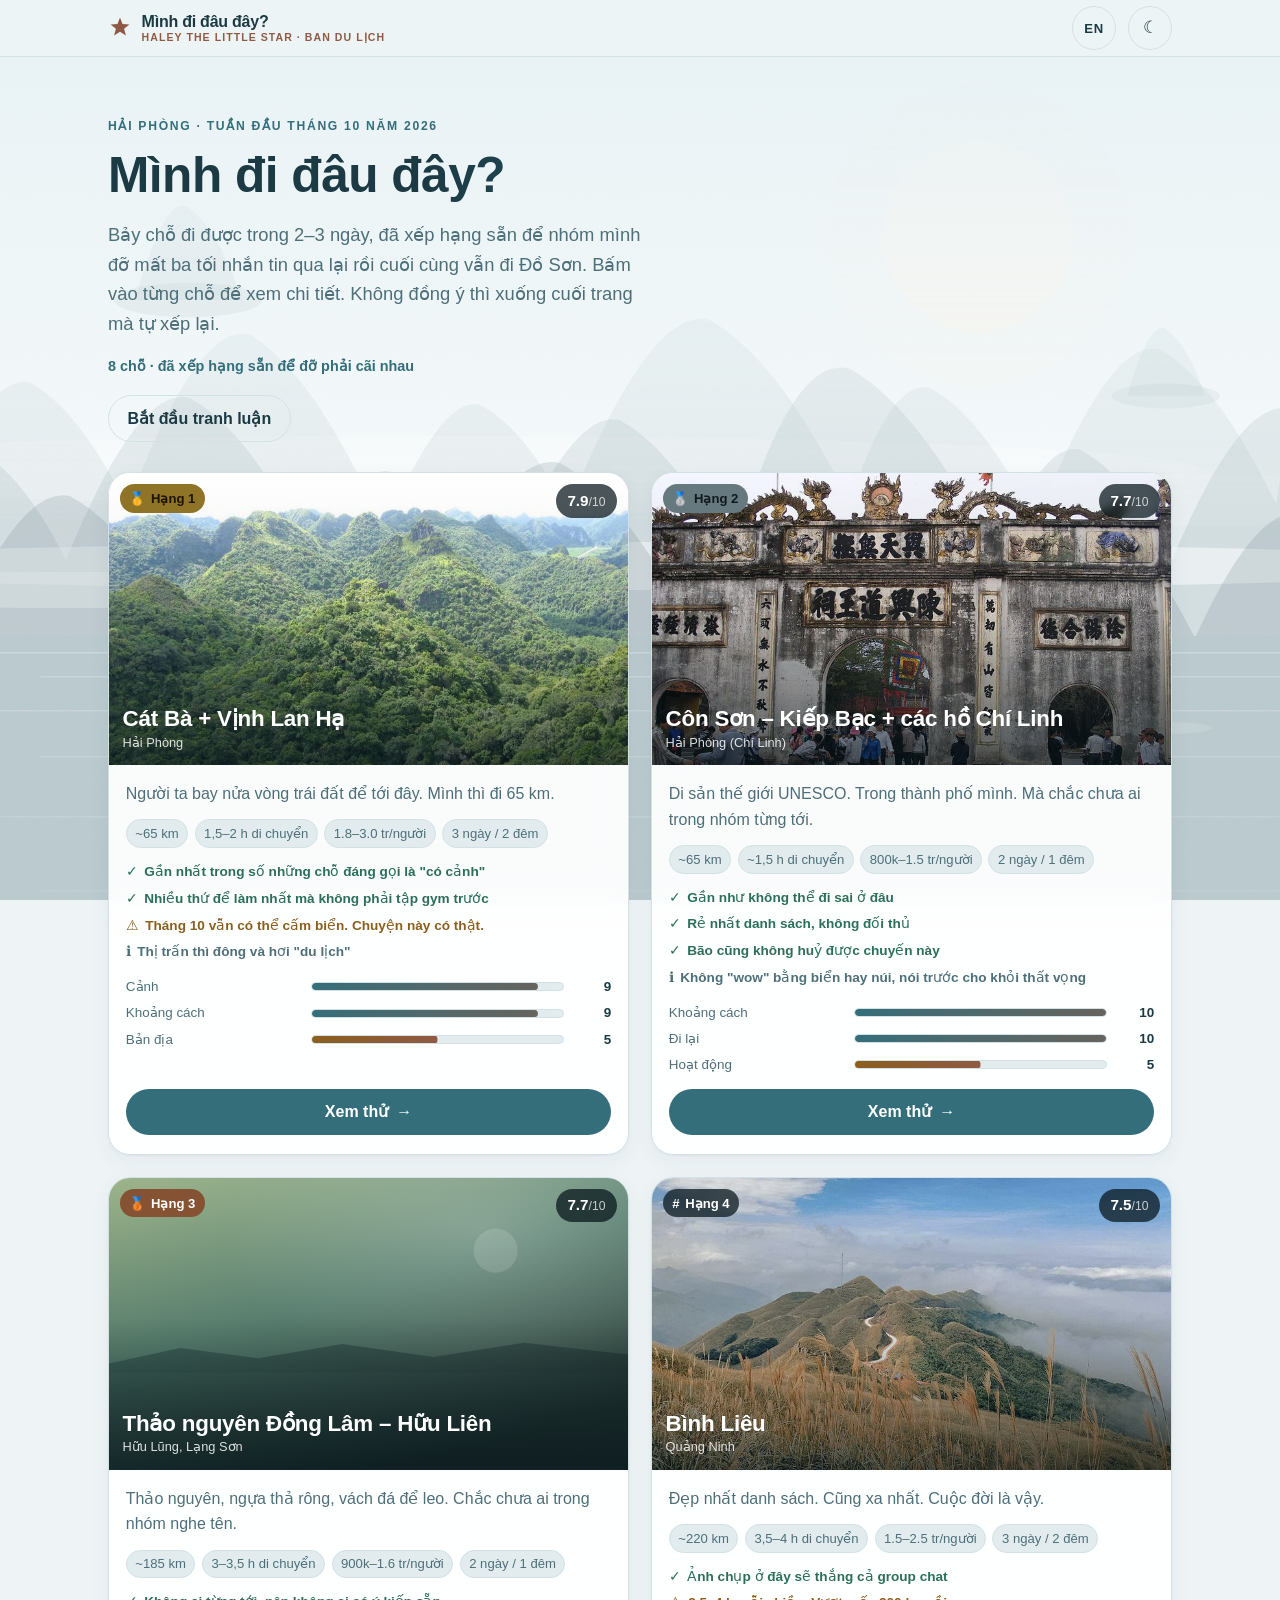
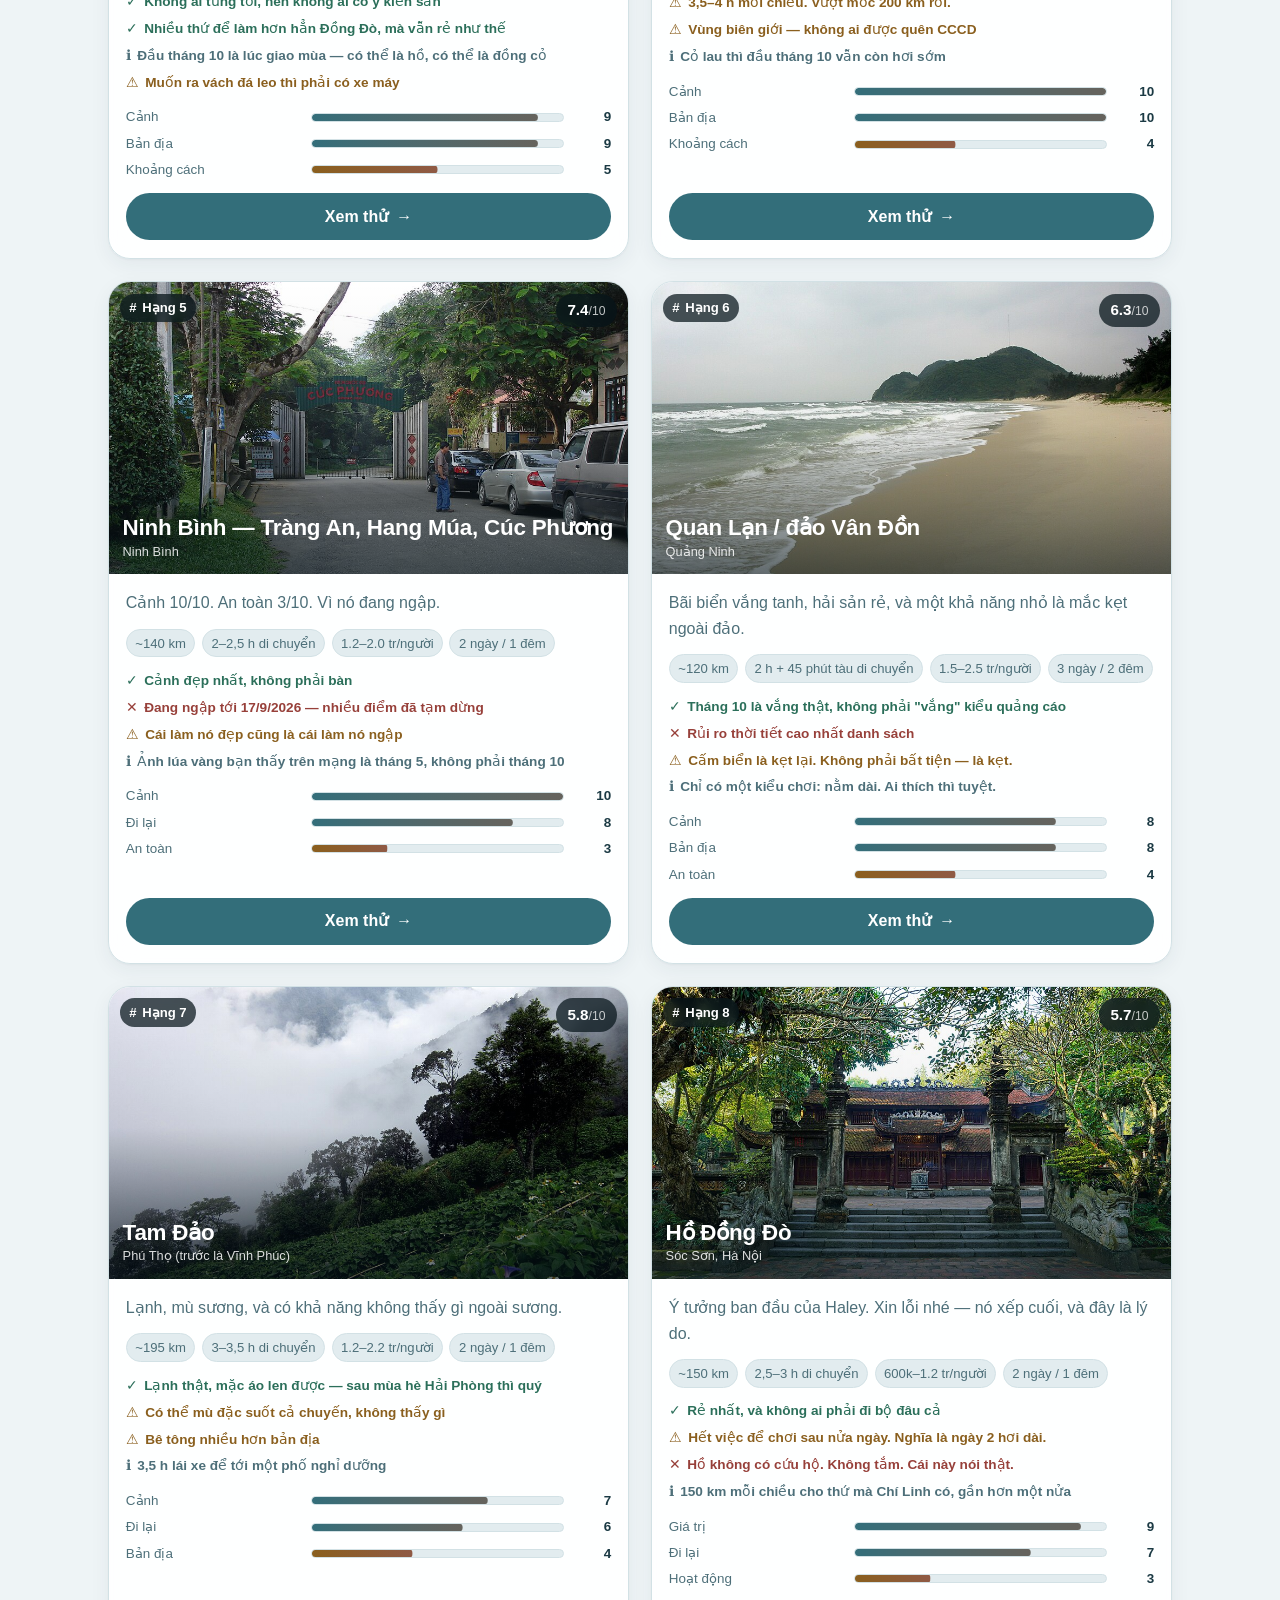
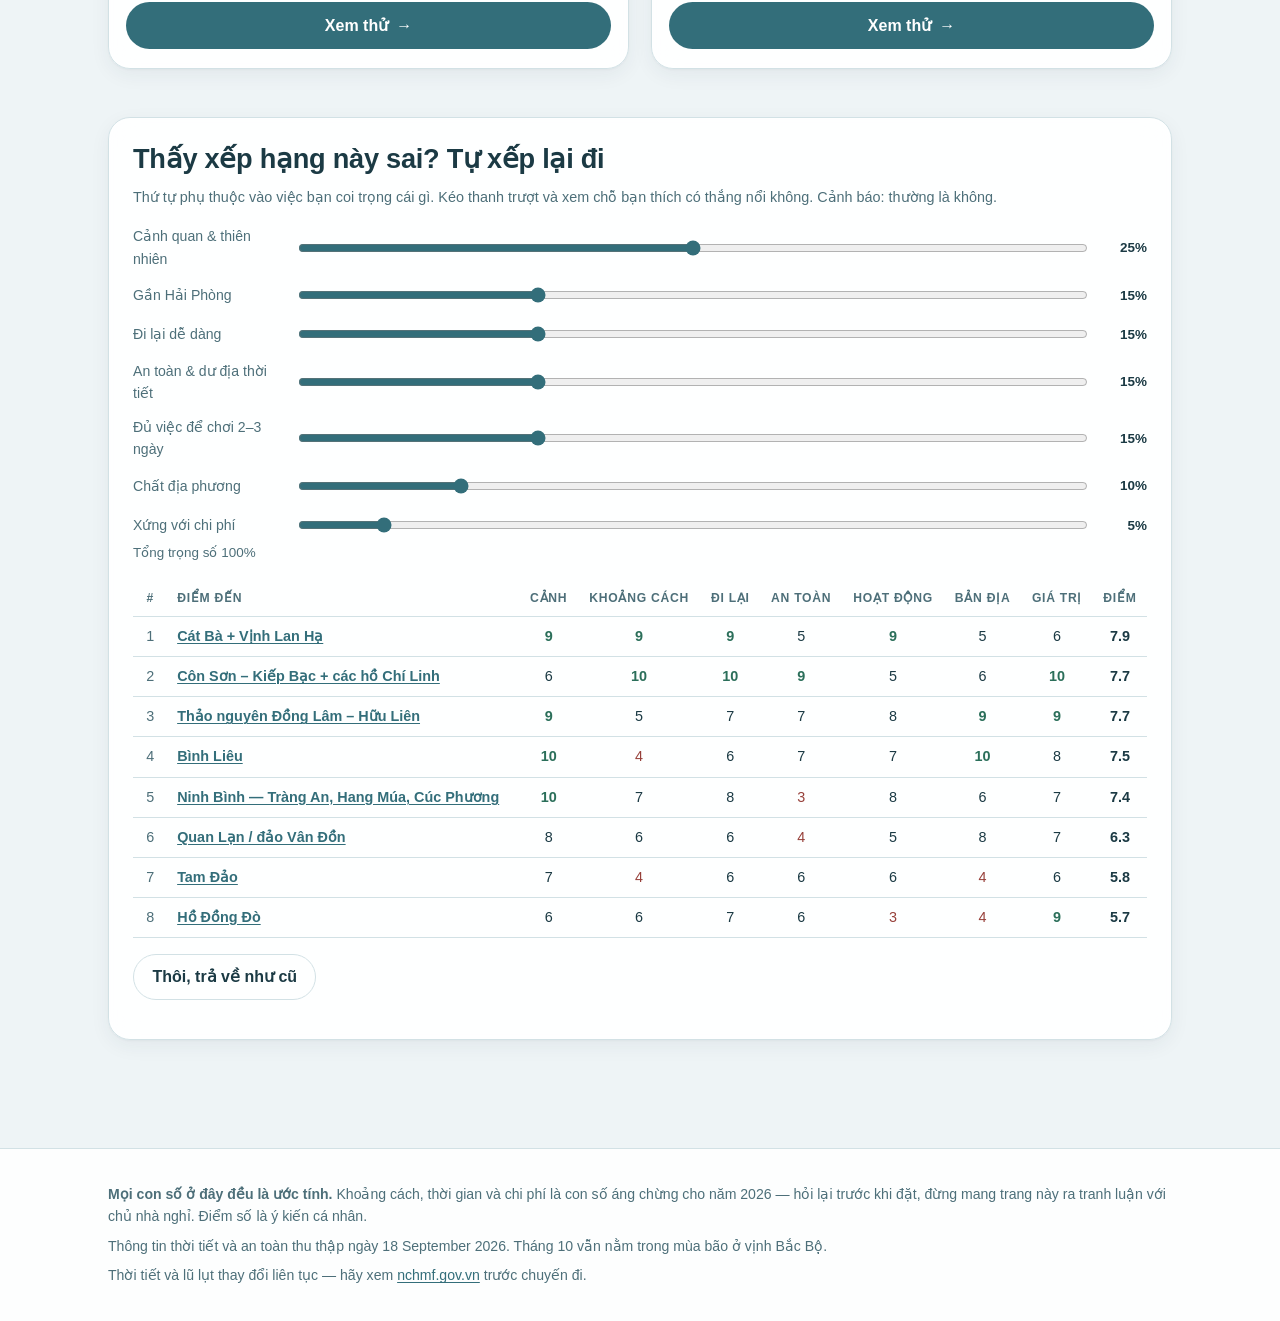
<file: index.html>
<!doctype html>
<html lang="vi" data-theme="light">
<head>
<meta charset="utf-8">
<title>Mình đi đâu đây? · Hải Phòng, tháng 10 năm 2026</title>
<meta name="viewport" content="width=device-width, initial-scale=1, viewport-fit=cover">
<meta name="description" content="Các điểm đến cho chuyến đi nhóm 2–3 ngày từ Hải Phòng vào tuần đầu tháng 10 năm 2026, xếp hạng theo điểm gợi ý minh bạch.">
<meta name="color-scheme" content="light dark">
<meta name="theme-color" content="#eef4f6" media="(prefers-color-scheme: light)">
<meta name="theme-color" content="#0b1a22" media="(prefers-color-scheme: dark)">
<meta property="og:title" content="Mình đi đâu đây?">
<meta property="og:description" content="Tám điểm đến trong tầm đi được từ Hải Phòng, đã xếp hạng và giải thích. Tuần đầu tháng 10 năm 2026.">
<meta property="og:type" content="website">
<meta property="og:locale" content="vi_VN">
<link rel="icon" href="assets/favicon.svg" type="image/svg+xml">

<!-- Theme and language applied before first paint, so there is no flash of the
     wrong palette or a flash of English. -->
<script>
(function () {
  var d = document.documentElement;
  try {
    var savedTheme = localStorage.getItem('trip.theme');
    var dark = savedTheme ? savedTheme === 'dark'
      : window.matchMedia && window.matchMedia('(prefers-color-scheme: dark)').matches;
    d.setAttribute('data-theme', dark ? 'dark' : 'light');

    var savedLang = localStorage.getItem('trip.lang');
    if (savedLang === 'vi' || savedLang === 'en') d.setAttribute('lang', savedLang);
  } catch (e) { /* private mode: fall through to the markup defaults */ }
})();
</script>

<link rel="stylesheet" href="assets/css/styles.css">
</head>

<body>
<a class="skip" href="#main" data-i18n="skipToContent">Bỏ qua, tới nội dung</a>

<header class="topbar">
  <div class="wrap topbar__inner">
    <a class="topbar__brand" href="index.html">
      <span class="topbar__star" aria-hidden="true">
        <svg viewBox="0 0 24 24" fill="currentColor">
          <path d="M12 1.6l2.5 6.4 6.9.4-5.3 4.4 1.8 6.7L12 15.8l-5.9 3.7 1.8-6.7L2.6 8.4l6.9-.4z"/>
        </svg>
      </span>
      <span class="topbar__names">
        <span class="topbar__title" data-site-title>Mình đi đâu đây?</span>
        <span class="topbar__byline" data-brand-byline>Haley the Little Star · Ban Du Lịch</span>
      </span>
    </a>
    <button class="iconbtn iconbtn--text" type="button" data-lang-toggle aria-label="Đổi ngôn ngữ">
      <span data-lang-label aria-hidden="true">EN</span>
    </button>
    <button class="iconbtn" type="button" data-theme-toggle aria-label="Đổi nền sáng tối">
      <span data-theme-icon aria-hidden="true">☾</span>
    </button>
  </div>
</header>

<main id="main">
  <section class="hero wrap">
    <p class="hero__eyebrow" data-hero-eyebrow></p>
    <h1 class="hero__title" data-hero-title></h1>
    <p class="hero__sub" data-hero-sub></p>
    <p class="hero__count" data-hero-count></p>
    <div class="hero__actions">
      <a class="btn btn--ghost" href="#compare" data-i18n="compareAll">Bắt đầu tranh luận</a>
    </div>
  </section>

  <section class="wrap">
    <h2 class="sr-only" data-i18n="destination">Điểm đến</h2>
    <div class="cards" data-cards>
      <p class="loading" data-i18n="loading">Đang tải…</p>
    </div>
  </section>

  <section class="wrap compare" id="compare" data-compare></section>
</main>

<footer class="footer">
  <div class="wrap">
    <p data-footer-estimates></p>
    <p data-footer-asof></p>
    <p data-footer-source></p>
  </div>
</footer>

<script src="config.js"></script>
<script src="locations/registry.js"></script>
<script src="assets/js/i18n.js"></script>
<script src="assets/js/util.js"></script>
<script src="assets/js/score.js"></script>
<script src="assets/js/motif.js"></script>
<script src="assets/js/backdrop.js"></script>
<script src="assets/js/render.js"></script>
<script src="assets/js/motion.js"></script>
<script src="assets/js/home.js"></script>
</body>
</html>
</file>
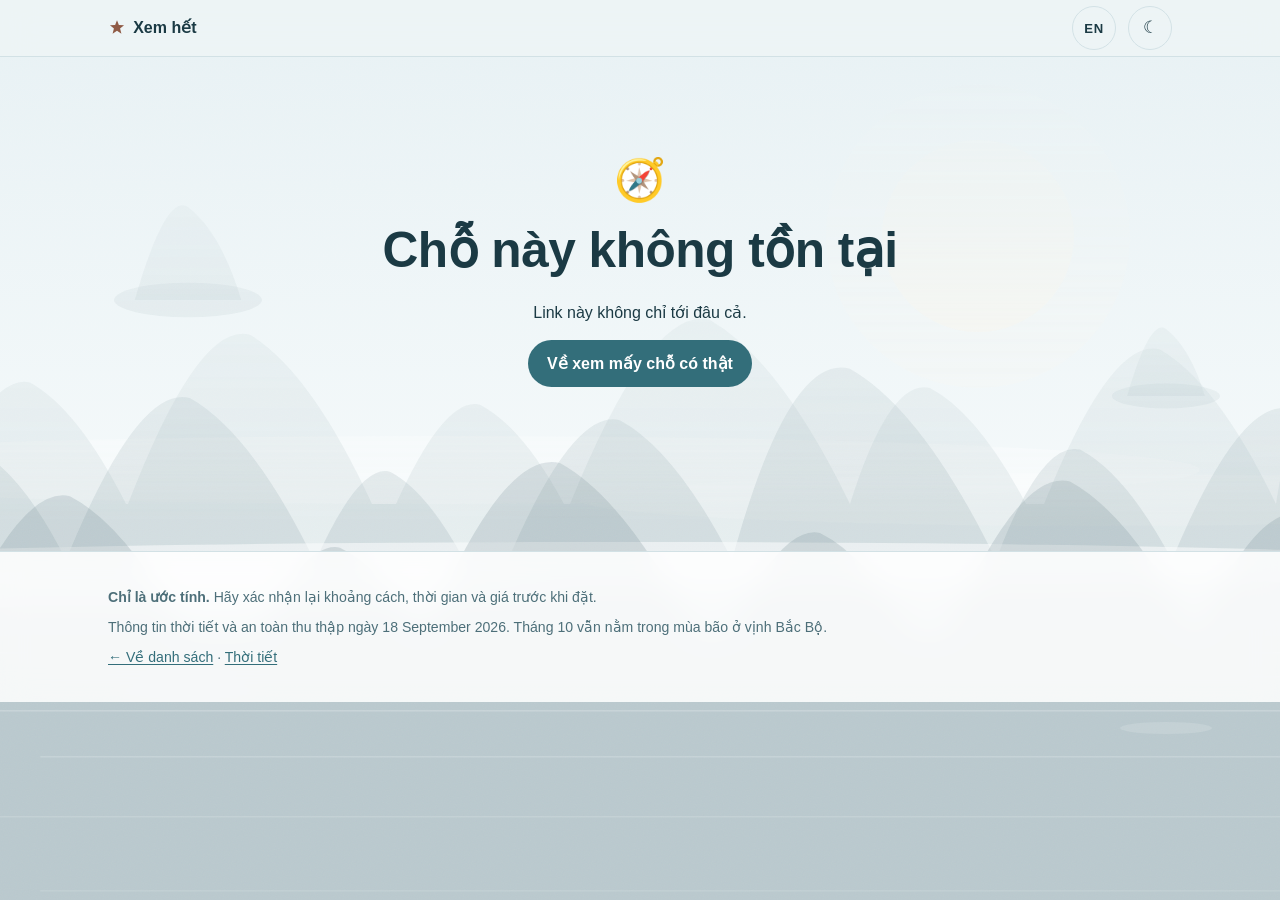
<file: option.html>
<!doctype html>
<html lang="vi" data-theme="light">
<head>
<meta charset="utf-8">
<title>Điểm đến · Hải Phòng, tháng 10 năm 2026</title>
<meta name="viewport" content="width=device-width, initial-scale=1, viewport-fit=cover">
<meta name="description" content="Chi tiết một điểm đến cho chuyến đi nhóm tháng 10 năm 2026 từ Hải Phòng.">
<meta name="color-scheme" content="light dark">
<meta name="theme-color" content="#eef4f6" media="(prefers-color-scheme: light)">
<meta name="theme-color" content="#0b1a22" media="(prefers-color-scheme: dark)">
<meta property="og:title" content="Mình đi đâu đây?">
<meta property="og:type" content="article">
<meta property="og:locale" content="vi_VN">
<link rel="icon" href="assets/favicon.svg" type="image/svg+xml">

<script>
(function () {
  var d = document.documentElement;
  try {
    var savedTheme = localStorage.getItem('trip.theme');
    var dark = savedTheme ? savedTheme === 'dark'
      : window.matchMedia && window.matchMedia('(prefers-color-scheme: dark)').matches;
    d.setAttribute('data-theme', dark ? 'dark' : 'light');

    var savedLang = localStorage.getItem('trip.lang');
    if (savedLang === 'vi' || savedLang === 'en') d.setAttribute('lang', savedLang);
  } catch (e) {}
})();
</script>

<link rel="stylesheet" href="assets/css/styles.css">
</head>

<body>
<a class="skip" href="#main" data-i18n="skipToContent">Bỏ qua, tới nội dung</a>

<header class="topbar topbar--detail">
  <div class="wrap topbar__inner">
    <a class="topbar__back" href="index.html">
      <span class="topbar__star topbar__star--sm" aria-hidden="true">
        <svg viewBox="0 0 24 24" fill="currentColor">
          <path d="M12 1.6l2.5 6.4 6.9.4-5.3 4.4 1.8 6.7L12 15.8l-5.9 3.7 1.8-6.7L2.6 8.4l6.9-.4z"/>
        </svg>
      </span>
      <span data-i18n="allOptions">Xem hết</span>
    </a>
    <span class="topbar__now" data-detail-crumb></span>
    <button class="iconbtn iconbtn--text" type="button" data-lang-toggle aria-label="Đổi ngôn ngữ">
      <span data-lang-label aria-hidden="true">EN</span>
    </button>
    <button class="iconbtn" type="button" data-theme-toggle aria-label="Đổi nền sáng tối">
      <span data-theme-icon aria-hidden="true">☾</span>
    </button>
  </div>
</header>

<main id="main" data-detail>
  <p class="loading wrap" data-i18n="loading">Đang tải…</p>
</main>

<footer class="footer">
  <div class="wrap">
    <p data-footer-estimates></p>
    <p data-footer-asof></p>
    <p>
      <a href="index.html" data-i18n="backToAll">← Về danh sách</a> ·
      <a href="https://nchmf.gov.vn" rel="noopener" data-i18n="weatherWord">Thời tiết</a>
    </p>
  </div>
</footer>

<script src="config.js"></script>
<script src="locations/registry.js"></script>
<script src="assets/js/i18n.js"></script>
<script src="assets/js/util.js"></script>
<script src="assets/js/score.js"></script>
<script src="assets/js/motif.js"></script>
<script src="assets/js/backdrop.js"></script>
<script src="assets/js/render.js"></script>
<script src="assets/js/motion.js"></script>
<script src="assets/js/option.js"></script>
</body>
</html>
</file>
<file: assets/css/styles.css>
/* ==========================================================================
   Where are we going? — one stylesheet, no build step.
   Tokens -> reset -> primitives -> components -> motion -> responsive.
   ========================================================================== */

/* --- Tokens -------------------------------------------------------------- */
/* Palette: still water at first light. Cool, low-saturation, quiet.
   Everything is desaturated on purpose — the previous sunset palette was
   pretty but loud, and a page the group will read on a phone at night should
   feel calm rather than energetic. Accents are muted clay and sand so nothing
   competes with the photographs.
   Text is kept above 4.5:1 on its own surface in both themes. */
:root {
  --bg: #eef4f6;              /* pale morning haze */
  --surface: #ffffff;
  --surface-2: #e2ecef;
  --ink: #1b3a44;             /* soft slate-teal, not black */
  --ink-2: #4d6f79;
  --line: #d2e1e5;

  --brand: #336e7a;           /* muted teal */
  --brand-ink: #ffffff;
  --accent: #8f5a45;          /* quiet clay */

  --good: #2b6f5a;
  --warn: #8a5f1e;
  --danger: #97403a;

  --gold: #8f7327;
  --silver: #66797f;
  --bronze: #855234;

  /* Backdrop layers — see assets/js/backdrop.js */
  --sky-top: #e7f1f4;
  --sky-bottom: #f6fafb;
  --sun: rgb(255 246 230 / .85);
  --ridge-far: rgb(86 122 134 / .16);
  --ridge-mid: rgb(64 100 113 / .20);
  --ridge-near: rgb(45 78 90 / .24);
  --water: rgb(120 158 170 / .16);
  --mist: rgb(255 255 255 / .55);
  --backdrop-opacity: .62;
  --grain: rgb(27 58 68 / .02);

  --r-sm: 8px;
  --r-md: 14px;
  --r-lg: 22px;
  --r-pill: 999px;

  --sp: clamp(16px, 4vw, 28px);
  --gap: clamp(14px, 3vw, 22px);

  --shadow-1: 0 1px 2px rgb(27 58 68 / .04), 0 6px 20px rgb(27 58 68 / .06);
  --shadow-2: 0 14px 42px rgb(27 58 68 / .13);

  --ease: cubic-bezier(.22, .61, .36, 1);
  --dur: .34s;

  --maxw: 1120px;
}

:root[data-theme="dark"] {
  --bg: #0b1a22;              /* still water at night */
  --surface: #13272f;
  --surface-2: #1c343d;
  --ink: #e6eff1;
  --ink-2: #a2bcc4;
  --line: #26454f;

  --brand: #7ec8cf;           /* pale aqua */
  --brand-ink: #06222a;
  --accent: #d9a882;          /* moonlit sand */

  --good: #74d3ac;
  --warn: #e8c07f;
  --danger: #e89a91;

  --gold: #cfae55;
  --silver: #9fb3bb;
  --bronze: #b98a61;

  --sky-top: #0a1a24;
  --sky-bottom: #10262f;
  --sun: rgb(226 238 240 / .34);
  --ridge-far: rgb(150 196 208 / .10);
  --ridge-mid: rgb(120 168 182 / .13);
  --ridge-near: rgb(8 22 29 / .55);
  --water: rgb(126 200 207 / .09);
  --mist: rgb(170 205 214 / .16);
  --backdrop-opacity: .7;
  --grain: rgb(255 255 255 / .015);

  --shadow-1: 0 1px 2px rgb(0 0 0 / .5), 0 6px 20px rgb(0 0 0 / .4);
  --shadow-2: 0 16px 46px rgb(0 0 0 / .6);
}

/* --- Reset --------------------------------------------------------------- */
*, *::before, *::after { box-sizing: border-box; }

html { -webkit-text-size-adjust: 100%; }

body {
  margin: 0;
  background: var(--bg);
  color: var(--ink);
  font-family: -apple-system, BlinkMacSystemFont, "Segoe UI", Roboto,
               "Helvetica Neue", Arial, "Noto Sans", sans-serif;
  font-size: 1rem;          /* 16px floor: stops iOS zooming on focus */
  line-height: 1.6;
  transition: background-color .25s var(--ease), color .25s var(--ease);
  min-height: 100vh;
}

/* Sky wash, behind the landscape. */
body::before {
  content: "";
  position: fixed;
  inset: 0;
  z-index: -3;
  pointer-events: none;
  background: linear-gradient(to bottom, var(--sky-top), var(--sky-bottom) 62%);
  transition: background .25s var(--ease);
}

/* --- Backdrop landscape --------------------------------------------------- *
   A quiet, slightly surreal bay: receding karst, still water, a few towers
   floating free of the waterline, drifting mist.

   Two rules govern it, because a backdrop that competes with the content is
   worse than no backdrop:
     1. It is masked to fade in downward, so the top of the viewport — where
        the hero heading and the first card sit — stays almost clean.
     2. Every layer is low-opacity and drawn only in silhouette. No detail, no
        hard edges, nothing the eye wants to resolve.
   Built as real inline SVG by assets/js/backdrop.js rather than a data-URI
   blob, so it stays readable and editable. Styled from these tokens, which
   means theme switching needs no JavaScript at all.                          */
.backdrop {
  position: fixed;
  inset: 0;
  z-index: -2;
  pointer-events: none;
  opacity: var(--backdrop-opacity);
  transition: opacity .3s var(--ease);
  /* Keep the busiest part away from the reading area. */
  -webkit-mask-image: linear-gradient(to bottom,
                      transparent 0%, rgb(0 0 0 / .35) 26%, #000 58%, #000 100%);
          mask-image: linear-gradient(to bottom,
                      transparent 0%, rgb(0 0 0 / .35) 26%, #000 58%, #000 100%);
}
.backdrop svg { display: block; width: 100%; height: 100%; }

.bd-sun    { fill: var(--sun); }
.bd-far    { fill: var(--ridge-far); }
.bd-mid    { fill: var(--ridge-mid); }
.bd-near   { fill: var(--ridge-near); }
.bd-water  { fill: var(--water); }
.bd-mist   { fill: var(--mist); }

/* Mist drifts slowly enough that you notice it only if you stop and look. */
.bd-mist--a { animation: drift-a 90s linear infinite; }
.bd-mist--b { animation: drift-b 140s linear infinite; }
@keyframes drift-a {
  from { transform: translateX(-4%); } to { transform: translateX(4%); }
}
@keyframes drift-b {
  from { transform: translateX(3%); } to { transform: translateX(-3%); }
}

/* Grain, as an inline SVG so there is still no network request. */
body::after {
  content: "";
  position: fixed;
  inset: 0;
  z-index: -1;
  pointer-events: none;
  opacity: .5;
  background-image: url("data:image/svg+xml,%3Csvg xmlns='http://www.w3.org/2000/svg' width='120' height='120'%3E%3Cfilter id='n'%3E%3CfeTurbulence type='fractalNoise' baseFrequency='.85' numOctaves='2'/%3E%3C/filter%3E%3Crect width='120' height='120' filter='url(%23n)' opacity='.35'/%3E%3C/svg%3E");
  mix-blend-mode: soft-light;
}

img { max-width: 100%; display: block; }
a { color: var(--brand); text-decoration-thickness: 1px; text-underline-offset: 2px; }
a:hover { color: var(--accent); }

h1, h2, h3, h4 { line-height: 1.22; margin: 0 0 .4em; font-weight: 680; letter-spacing: -.01em; }
h1 { font-size: clamp(1.9rem, 6vw, 3.1rem); }
h2 { font-size: clamp(1.25rem, 3.4vw, 1.7rem); }
h3 { font-size: clamp(1.05rem, 2.6vw, 1.25rem); }
p { margin: 0 0 .9em; }
ul, ol { margin: 0 0 .9em; padding-left: 1.25em; }
li { margin-bottom: .35em; }

button { font: inherit; color: inherit; }

:focus-visible {
  outline: 3px solid var(--brand);
  outline-offset: 2px;
  border-radius: 4px;
}

.sr-only {
  position: absolute; width: 1px; height: 1px;
  padding: 0; margin: -1px; overflow: hidden;
  clip: rect(0 0 0 0); white-space: nowrap; border: 0;
}

.skip {
  position: absolute; left: 12px; top: -60px; z-index: 100;
  background: var(--brand); color: var(--brand-ink);
  padding: 10px 16px; border-radius: var(--r-sm);
  transition: top .18s var(--ease);
}
.skip:focus { top: 12px; color: var(--brand-ink); }

/* --- Primitives ---------------------------------------------------------- */
.wrap {
  max-width: var(--maxw);
  margin-inline: auto;
  padding-inline: var(--sp);
}

.loading { color: var(--ink-2); padding: 2rem 0; }

.btn {
  display: inline-flex; align-items: center; justify-content: center; gap: .5em;
  min-height: 44px; padding: .6em 1.15em;
  border: 1px solid transparent; border-radius: var(--r-pill);
  background: var(--brand); color: var(--brand-ink);
  font-weight: 620; text-decoration: none; cursor: pointer;
  transition: transform .16s var(--ease), box-shadow .16s var(--ease),
              background-color .16s var(--ease);
}
.btn:hover { color: var(--brand-ink); box-shadow: var(--shadow-1); }
.btn:active { transform: translateY(1px); }

.btn--ghost {
  background: transparent; color: var(--ink);
  border-color: var(--line);
}
.btn--ghost:hover { background: var(--surface-2); color: var(--ink); border-color: var(--brand); }

.btn--block { width: 100%; }

.iconbtn {
  display: inline-flex; align-items: center; justify-content: center;
  width: 44px; height: 44px;
  background: transparent; border: 1px solid var(--line);
  border-radius: var(--r-pill); cursor: pointer;
  font-size: 1.05rem;
  transition: background-color .16s var(--ease), border-color .16s var(--ease);
}
.iconbtn:hover { background: var(--surface-2); border-color: var(--brand); }
.iconbtn--text { width: auto; min-width: 44px; padding-inline: .7em;
                 font-size: .82rem; font-weight: 700; letter-spacing: .04em; }

/* --- Top bar ------------------------------------------------------------- */
.topbar {
  position: sticky; top: 0; z-index: 40;
  background: color-mix(in srgb, var(--bg) 82%, transparent);
  backdrop-filter: saturate(120%) blur(16px);
  border-bottom: 1px solid var(--line);
}
.topbar__inner {
  display: flex; align-items: center; gap: .75rem;
  min-height: 56px;
}
.topbar__brand {
  display: inline-flex; align-items: center; gap: .6rem;
  margin-right: auto;
  min-width: 0;
  text-decoration: none; color: inherit;
}
.topbar__brand:hover { color: inherit; }
.topbar__brand:hover .topbar__star { transform: rotate(-18deg) scale(1.12); }

.topbar__star {
  flex: none; width: 24px; height: 24px;
  color: var(--accent);
  transition: transform .35s var(--ease);
}
/* A slow twinkle, so the star feels alive without being a distraction. */
.topbar__star svg { display: block; width: 100%; height: 100%;
                    animation: twinkle 4.5s var(--ease) infinite; }
@keyframes twinkle {
  0%, 100% { opacity: 1;   filter: drop-shadow(0 0 0 transparent); }
  45%      { opacity: .82; filter: drop-shadow(0 0 5px currentColor); }
}

.topbar__names { display: flex; flex-direction: column; min-width: 0; line-height: 1.15; }
.topbar__title {
  font-weight: 760; letter-spacing: -.015em;
  overflow: hidden; text-overflow: ellipsis; white-space: nowrap;
}
.topbar__byline {
  font-size: .66rem; letter-spacing: .1em; text-transform: uppercase;
  font-weight: 700; color: var(--accent);
  overflow: hidden; text-overflow: ellipsis; white-space: nowrap;
}
.topbar__back {
  display: inline-flex; align-items: center; gap: .45rem;
  min-height: 44px; text-decoration: none; font-weight: 640;
  color: var(--ink);
}
.topbar__back:hover { color: var(--brand); }
.topbar__star--sm { width: 18px; height: 18px; }
.topbar__now {
  margin-left: auto; margin-right: .25rem;
  font-weight: 640; color: var(--ink-2);
  overflow: hidden; text-overflow: ellipsis; white-space: nowrap;
  max-width: 45vw;
}

/* --- Hero ---------------------------------------------------------------- */
.hero { padding: clamp(28px, 7vw, 60px) var(--sp) clamp(18px, 4vw, 30px); }
.hero__eyebrow {
  text-transform: uppercase; letter-spacing: .14em;
  font-size: .76rem; font-weight: 700; color: var(--brand);
  margin-bottom: .7em;
}
.hero__title {
  background: linear-gradient(105deg, var(--ink) 30%,
              color-mix(in srgb, var(--brand) 72%, var(--ink)) 62%,
              color-mix(in srgb, var(--accent) 60%, var(--ink)));
  -webkit-background-clip: text; background-clip: text;
  -webkit-text-fill-color: transparent; color: transparent;
}
/* If background-clip:text is unsupported the gradient is ignored and the
   heading falls back to plain --ink, so it never disappears. */
@supports not ((-webkit-background-clip: text) or (background-clip: text)) {
  .hero__title { color: var(--ink); -webkit-text-fill-color: currentColor; }
}
.hero__title { margin-bottom: .3em; }
.hero__sub { color: var(--ink-2); font-size: clamp(1rem, 2.4vw, 1.15rem); max-width: 54ch; }
.hero__count { color: var(--brand); font-weight: 640; font-size: .9rem; margin: .2em 0 0; }
.hero__actions { display: flex; flex-wrap: wrap; gap: .6rem; margin-top: 1.1rem; }

/* --- Cards grid ---------------------------------------------------------- */
.cards { display: grid; gap: var(--gap); grid-template-columns: 1fr; }

.card {
  position: relative;
  /* Translucent enough that the landscape tints the card, opaque enough that
     body text never has to compete with a ridgeline behind it. The blur does
     most of that work. */
  background: color-mix(in srgb, var(--surface) 92%, transparent);
  backdrop-filter: blur(14px) saturate(112%);
  border: 1px solid var(--line);
  border-radius: var(--r-lg);
  overflow: hidden;
  box-shadow: var(--shadow-1);
  display: flex; flex-direction: column;
  transition: transform .22s var(--ease), box-shadow .22s var(--ease),
              border-color .22s var(--ease);
}
@media (hover: hover) {
  .card:hover {
    transform: translateY(-5px);
    box-shadow: var(--shadow-2);
    border-color: color-mix(in srgb, var(--brand) 42%, var(--line));
  }
}

.card__media {
  position: relative;
  aspect-ratio: 16 / 9;
  background: var(--surface-2);
  overflow: hidden;
}
.card__media img,
.card__media svg { width: 100%; height: 100%; object-fit: cover; display: block; }
.card__media::after {
  content: ""; position: absolute; inset: 0;
  background: linear-gradient(to top, rgb(4 18 24 / .62), rgb(4 18 24 / .06) 52%, transparent);
}

.card__rank {
  position: absolute; top: .7rem; left: .7rem; z-index: 2;
  display: inline-flex; align-items: center; gap: .35rem;
  background: rgb(6 20 26 / .72); color: #fff;
  border-radius: var(--r-pill);
  padding: .28em .7em; font-size: .82rem; font-weight: 700;
  backdrop-filter: blur(4px);
}
.card__rank--1 { background: var(--gold); color: #1c1403; }
.card__rank--2 { background: var(--silver); color: #10191d; }
.card__rank--3 { background: var(--bronze); color: #fff; }

.card__score {
  position: absolute; top: .7rem; right: .7rem; z-index: 2;
  background: rgb(6 20 26 / .72); color: #fff;
  border-radius: var(--r-pill);
  padding: .3em .75em; font-weight: 720; font-size: .95rem;
  backdrop-filter: blur(4px);
  font-variant-numeric: tabular-nums;
}
.card__score small { font-weight: 500; opacity: .75; font-size: .8em; }

.card__heading {
  position: absolute; bottom: .75rem; left: .85rem; right: .85rem; z-index: 2;
  color: #fff;
}
.card__name { margin: 0; font-size: clamp(1.1rem, 3.1vw, 1.4rem); color: #fff; }
.card__region { font-size: .8rem; opacity: .85; }

.card__body { padding: 1rem 1.05rem 1.15rem; display: flex; flex-direction: column; gap: .8rem; flex: 1; }
.card__tagline { margin: 0; color: var(--ink-2); }

.chips { display: flex; flex-wrap: wrap; gap: .4rem; }
.chip {
  display: inline-flex; align-items: center; gap: .3rem;
  background: var(--surface-2); border: 1px solid var(--line);
  border-radius: var(--r-pill);
  padding: .22em .65em; font-size: .82rem; color: var(--ink-2);
  white-space: nowrap;
}
.chip strong { color: var(--ink); font-weight: 640; }

.badges { display: flex; flex-direction: column; gap: .32rem; }
.badge {
  display: inline-flex; align-items: flex-start; gap: .4rem;
  font-size: .85rem; font-weight: 560;
}
.badge__icon { flex: none; }
.badge--good { color: var(--good); }
.badge--warn { color: var(--warn); }
.badge--danger { color: var(--danger); }
.badge--info { color: var(--ink-2); }

.card__foot { margin-top: auto; }

/* --- Score bars ---------------------------------------------------------- */
.bars { display: grid; gap: .45rem; }
.bars--mini { gap: .3rem; }

.bar { display: grid; grid-template-columns: 8.5em 1fr 2.1em; align-items: center; gap: .55rem; }
.bar__label { font-size: .84rem; color: var(--ink-2); }

/* display:block matters. These are <span>s, and transform, width and height
   are all ignored on a non-replaced inline element — which left every bar
   rendering as an empty track regardless of its score. */
.bar__track {
  display: block;
  width: 100%; height: 9px;
  border-radius: var(--r-pill);
  background: var(--surface-2);
  border: 1px solid var(--line);
  overflow: hidden;
}
.bar__fill {
  display: block;
  width: 100%; height: 100%;
  border-radius: var(--r-pill);
  background: linear-gradient(90deg, var(--brand),
              color-mix(in srgb, var(--brand) 45%, var(--accent)));
  transform-origin: left center;      /* always grows from zero */
  transform: scaleX(var(--v, 0));
  transition: transform .75s var(--ease);
}
.bar__val {
  font-size: .84rem; font-weight: 680; text-align: right;
  font-variant-numeric: tabular-nums;
}
.bar--low .bar__fill { background: linear-gradient(90deg, var(--warn), var(--accent)); }

.bars-note { font-size: .82rem; color: var(--ink-2); margin: .7rem 0 0; }

/* --- Detail page --------------------------------------------------------- */
.dhero {
  position: relative;
  min-height: clamp(210px, 42vw, 380px);
  display: flex; align-items: flex-end;
  overflow: hidden;
  background: var(--surface-2);
}
.dhero__media { position: absolute; inset: 0; }
.dhero__media img,
.dhero__media svg { width: 100%; height: 100%; object-fit: cover; }
.dhero::after {
  content: ""; position: absolute; inset: 0;
  background: linear-gradient(to top, rgb(4 18 24 / .78), rgb(4 18 24 / .18) 60%, transparent);
}
.dhero__inner { position: relative; z-index: 2; width: 100%; padding-block: 1.4rem; color: #fff; }
.dhero__rank {
  display: inline-flex; align-items: center; gap: .4rem;
  background: rgb(255 255 255 / .18); border: 1px solid rgb(255 255 255 / .3);
  border-radius: var(--r-pill); padding: .25em .75em;
  font-size: .82rem; font-weight: 660; margin-bottom: .6rem;
  backdrop-filter: blur(4px);
}
.dhero h1 { color: #fff; margin-bottom: .2em; }
.dhero__sub { color: rgb(255 255 255 / .84); margin: 0; }

.section { padding-block: clamp(22px, 5vw, 38px); }
.section + .section { padding-top: 0; }

.panel {
  background: color-mix(in srgb, var(--surface) 92%, transparent);
  backdrop-filter: blur(14px) saturate(112%);
  border: 1px solid var(--line);
  border-radius: var(--r-lg);
  padding: clamp(16px, 3.5vw, 24px);
  box-shadow: var(--shadow-1);
}

.facts { display: grid; grid-template-columns: repeat(2, 1fr); gap: 1px; background: var(--line);
         border: 1px solid var(--line); border-radius: var(--r-md); overflow: hidden; }
.fact { background: var(--surface); padding: .8rem .9rem; }
.fact__k {
  font-size: .74rem; text-transform: uppercase; letter-spacing: .09em;
  color: var(--ink-2); font-weight: 680; margin-bottom: .15em;
}
.fact__v { font-weight: 640; }
.fact__v small { font-weight: 500; color: var(--ink-2); }

.risk--Low { color: var(--good); }
.risk--Medium { color: var(--warn); }
.risk--High { color: var(--danger); }

/* Accordion */
.acc { border: 1px solid var(--line); border-radius: var(--r-md); background: var(--surface);
       overflow: hidden; }
.acc + .acc { margin-top: .6rem; }
.acc__btn {
  width: 100%; min-height: 52px;
  display: flex; align-items: center; gap: .6rem;
  padding: .85rem 1rem; background: transparent; border: 0; cursor: pointer;
  text-align: left; font-weight: 660; font-size: 1.02rem;
}
.acc__btn:hover { background: var(--surface-2); }
.acc__caret { margin-left: auto; flex: none; color: var(--ink-2); transition: transform .24s var(--ease); }
.acc__btn[aria-expanded="true"] .acc__caret { transform: rotate(90deg); }
.acc__panel { display: grid; grid-template-rows: 0fr; transition: grid-template-rows .3s var(--ease); }
.acc__panel[data-open="true"] { grid-template-rows: 1fr; }
.acc__inner { overflow: hidden; }
.acc__pad { padding: 0 1rem 1rem; }
.acc--warn .acc__btn { color: var(--warn); }
.acc--danger .acc__btn { color: var(--danger); }

/* Reviews panel */
.rev__verdict {
  font-size: clamp(1rem, 2.4vw, 1.12rem);
  color: var(--ink);
  border-left: 3px solid var(--brand);
  padding-left: .85rem;
  margin-bottom: 1.1rem;
}
.revcols { display: grid; gap: 1rem; grid-template-columns: 1fr; }
.revcol {
  border: 1px solid var(--line);
  border-radius: var(--r-md);
  padding: .85rem 1rem;
  background: color-mix(in srgb, var(--surface-2) 55%, transparent);
}
.revcol--good { border-color: color-mix(in srgb, var(--good) 30%, var(--line)); }
.revcol--warn { border-color: color-mix(in srgb, var(--warn) 32%, var(--line)); }
.revcol__h {
  display: flex; gap: .45rem; align-items: baseline;
  font-size: .78rem; text-transform: uppercase; letter-spacing: .09em;
  font-weight: 720; margin-bottom: .5em;
}
.revcol--good .revcol__h { color: var(--good); }
.revcol--warn .revcol__h { color: var(--warn); }
.revcol__list { margin: 0; padding-left: 1.15em; }
.revcol__list li { font-size: .94rem; margin-bottom: .5em; }
.revcol__list li:last-child { margin-bottom: 0; }
.rev__sources { margin-top: .5rem; }
.rev__sources summary { cursor: pointer; font-size: .88rem; color: var(--ink-2); }
.rev__sources ul { margin-top: .6rem; font-size: .88rem; }

/* Itinerary */
.itin { display: grid; gap: 1rem; }
.itin__day { border-left: 2px solid var(--brand); padding-left: .9rem; }
.itin__label {
  font-size: .74rem; text-transform: uppercase; letter-spacing: .1em;
  font-weight: 720; color: var(--brand); margin-bottom: .1em;
}
.itin__title { font-weight: 640; margin-bottom: .5em; }
.itin__block { display: grid; grid-template-columns: 5.2em 1fr; gap: .6rem; margin-bottom: .4em; }
.itin__when { font-size: .84rem; font-weight: 660; color: var(--ink-2); }
.itin__what { font-size: .95rem; }

/* Definition list */
.dlist { display: grid; gap: .6rem; margin: 0; }
.dlist__row { }
.dlist dt { font-weight: 660; }
.dlist dd { margin: 0; color: var(--ink-2); }

/* Key/value table */
.kv { display: grid; gap: 1px; background: var(--line); border: 1px solid var(--line);
      border-radius: var(--r-sm); overflow: hidden; }
.kv__row { display: grid; grid-template-columns: 1fr auto; gap: .8rem;
           background: var(--surface); padding: .55rem .8rem; }
.kv__k { color: var(--ink-2); font-size: .92rem; }
.kv__v { font-weight: 640; text-align: right; }
.kv-note { font-size: .84rem; color: var(--ink-2); margin: .6rem 0 0; }

/* Callout */
.callout { border-radius: var(--r-md); padding: .9rem 1rem; border: 1px solid; }
.callout p:last-child { margin-bottom: 0; }
.callout__title { font-weight: 700; margin-bottom: .4em; display: flex; gap: .45rem; }
.callout--info   { background: color-mix(in srgb, var(--brand) 9%, var(--surface));
                   border-color: color-mix(in srgb, var(--brand) 32%, var(--line)); }
.callout--good   { background: color-mix(in srgb, var(--good) 10%, var(--surface));
                   border-color: color-mix(in srgb, var(--good) 32%, var(--line)); }
.callout--warn   { background: color-mix(in srgb, var(--warn) 12%, var(--surface));
                   border-color: color-mix(in srgb, var(--warn) 34%, var(--line)); }
.callout--danger { background: color-mix(in srgb, var(--danger) 10%, var(--surface));
                   border-color: color-mix(in srgb, var(--danger) 34%, var(--line)); }

/* Gallery */
.gallery { display: grid; gap: .7rem; grid-template-columns: repeat(2, 1fr); }
.shot { margin: 0; }
.shot__btn {
  display: block; width: 100%; padding: 0; border: 1px solid var(--line);
  border-radius: var(--r-md); overflow: hidden; cursor: zoom-in; background: var(--surface-2);
  aspect-ratio: 4 / 3;
}
.shot__btn img { width: 100%; height: 100%; object-fit: cover; transition: transform .3s var(--ease); }
@media (hover: hover) { .shot__btn:hover img { transform: scale(1.04); } }

/* Attribution, consolidated. One collapsed block instead of a caption under
   every tile — the grid reads as photographs rather than a bibliography, and the
   licence condition is still met on the same page. */
.credits { margin-top: .9rem; }
.credits summary {
  cursor: pointer; font-size: .84rem; color: var(--ink-2);
  padding: .3em 0; min-height: 32px;
}
.credits summary:hover { color: var(--ink); }
.credits__list { margin: .6rem 0 0; padding-left: 1.15em; }
.credits__list li { font-size: .8rem; color: var(--ink-2); margin-bottom: .35em; }
.credits__list a { color: var(--ink-2); }
.credits__t { color: var(--ink); }

.nophoto {
  border: 1px dashed var(--line); border-radius: var(--r-md);
  padding: .9rem 1rem; color: var(--ink-2); font-size: .9rem;
}

/* Lightbox */
.lb {
  position: fixed; inset: 0; z-index: 90;
  display: flex; align-items: center; justify-content: center;
  padding: clamp(12px, 4vw, 40px);
  background: rgb(3 12 16 / .9);
  opacity: 0; transition: opacity .2s var(--ease);
}
.lb[data-open="true"] { opacity: 1; }
.lb__fig { margin: 0; max-width: 1000px; width: 100%; }
.lb__fig img {
  width: 100%; max-height: 74vh; object-fit: contain;
  border-radius: var(--r-md);
  transform: scale(.97); transition: transform .22s var(--ease);
}
.lb[data-open="true"] .lb__fig img { transform: scale(1); }
.lb__cap { color: rgb(255 255 255 / .8); font-size: .85rem; margin-top: .6rem; }
.lb__cap a { color: #9fe8dc; }
.lb__close {
  position: absolute; top: max(12px, env(safe-area-inset-top)); right: 12px;
  width: 44px; height: 44px; border-radius: 50%;
  border: 1px solid rgb(255 255 255 / .35); background: rgb(0 0 0 / .4);
  color: #fff; cursor: pointer; font-size: 1.2rem;
}

/* Prev / next */
.pager { display: grid; grid-template-columns: 1fr 1fr; gap: .6rem; }
.pager__link {
  display: flex; flex-direction: column; gap: .15rem;
  border: 1px solid var(--line); border-radius: var(--r-md);
  background: var(--surface); padding: .7rem .9rem;
  text-decoration: none; color: var(--ink); min-height: 62px;
}
.pager__link:hover { border-color: var(--brand); color: var(--ink); }
.pager__dir { font-size: .74rem; text-transform: uppercase; letter-spacing: .09em; color: var(--ink-2); }
.pager__name { font-weight: 640; font-size: .95rem; }
.pager__link--next { text-align: right; }
.pager__slot { }

/* --- Compare ------------------------------------------------------------- */
.compare { padding-block: clamp(26px, 6vw, 48px); }
.compare__head { display: flex; flex-wrap: wrap; align-items: baseline; gap: .7rem; }
.compare__head h2 { margin-bottom: 0; }
.compare__hint { color: var(--ink-2); font-size: .9rem; margin: 0; }

.sliders { display: grid; gap: .7rem; margin-top: 1rem; }
.slider { display: grid; grid-template-columns: 9.5em 1fr 3.1em; align-items: center; gap: .7rem; }
.slider label { font-size: .88rem; color: var(--ink-2); }
.slider input[type="range"] { width: 100%; accent-color: var(--brand); min-height: 24px; }
.slider__out { font-size: .84rem; font-weight: 660; text-align: right; font-variant-numeric: tabular-nums; }
.slider__sum { font-size: .84rem; color: var(--ink-2); }

.matrix-scroll { overflow-x: auto; margin-top: 1rem; -webkit-overflow-scrolling: touch; }
.matrix { border-collapse: collapse; width: 100%; min-width: 620px; font-size: .9rem; }
.matrix th, .matrix td { padding: .5rem .6rem; text-align: center; border-bottom: 1px solid var(--line); }
.matrix thead th { font-size: .76rem; text-transform: uppercase; letter-spacing: .06em; color: var(--ink-2); }
.matrix tbody th { text-align: left; font-weight: 620; white-space: nowrap; }
.matrix td { font-variant-numeric: tabular-nums; }
.matrix .m-total { font-weight: 720; }
.matrix .m-rank { color: var(--ink-2); width: 2.4em; }
.matrix tbody tr:hover { background: var(--surface-2); }
.cellv { display: inline-block; min-width: 1.6em; }
.m-hi { color: var(--good); font-weight: 700; }
.m-lo { color: var(--danger); }

/* --- Footer -------------------------------------------------------------- */
.footer {
  margin-top: clamp(30px, 7vw, 60px);
  border-top: 1px solid var(--line);
  padding-block: clamp(20px, 5vw, 34px);
  padding-bottom: max(clamp(20px, 5vw, 34px), env(safe-area-inset-bottom));
  color: var(--ink-2); font-size: .88rem;
  background: color-mix(in srgb, var(--surface) 86%, transparent);
  backdrop-filter: blur(14px);
}
.footer p { margin-bottom: .5em; }
.footer p:last-child { margin-bottom: 0; }

/* --- Not found ----------------------------------------------------------- */
.nf { text-align: center; padding-block: clamp(40px, 12vw, 90px); }
.nf__mark { font-size: 2.6rem; margin-bottom: .4rem; }

/* --- Reveal animation ---------------------------------------------------- */
/* Baseline is visible; the observer only adds a little travel. */
.rv { opacity: 0; transform: translateY(14px); transition: opacity .5s var(--ease), transform .5s var(--ease); }
.rv.in { opacity: 1; transform: none; }

/* --- Responsive ---------------------------------------------------------- */
@media (min-width: 620px) {
  .facts { grid-template-columns: repeat(3, 1fr); }
  .gallery { grid-template-columns: repeat(3, 1fr); }
  .revcols { grid-template-columns: 1fr 1fr; }
}

@media (min-width: 960px) {
  .cards { grid-template-columns: repeat(2, 1fr); }
  .facts { grid-template-columns: repeat(6, 1fr); }
  .bar { grid-template-columns: 11em 1fr 2.4em; }
  .matrix { min-width: 0; }
}

/* --- Reduced motion ------------------------------------------------------ */
@media (prefers-reduced-motion: reduce) {
  *, *::before, *::after {
    animation-duration: .001ms !important;
    animation-iteration-count: 1 !important;
    transition-duration: .001ms !important;
    scroll-behavior: auto !important;
  }
  /* Nothing may be left hidden by a disabled animation. */
  .rv { opacity: 1 !important; transform: none !important; }
  .bar__fill { transition: none !important; }
  .topbar__star svg { animation: none !important; opacity: 1 !important; }
  /* The mist keeps its position, it just stops moving. */
  .bd-mist--a, .bd-mist--b { animation: none !important; transform: none !important; }
}

/* --- Print --------------------------------------------------------------- */
@media print {
  .topbar, .hero__actions, .compare, .iconbtn,
  .backdrop { display: none !important; }
  body::before, body::after { display: none !important; }
  body { background: #fff; color: #000; }
  .card, .panel { break-inside: avoid; box-shadow: none; }
}
</file>
